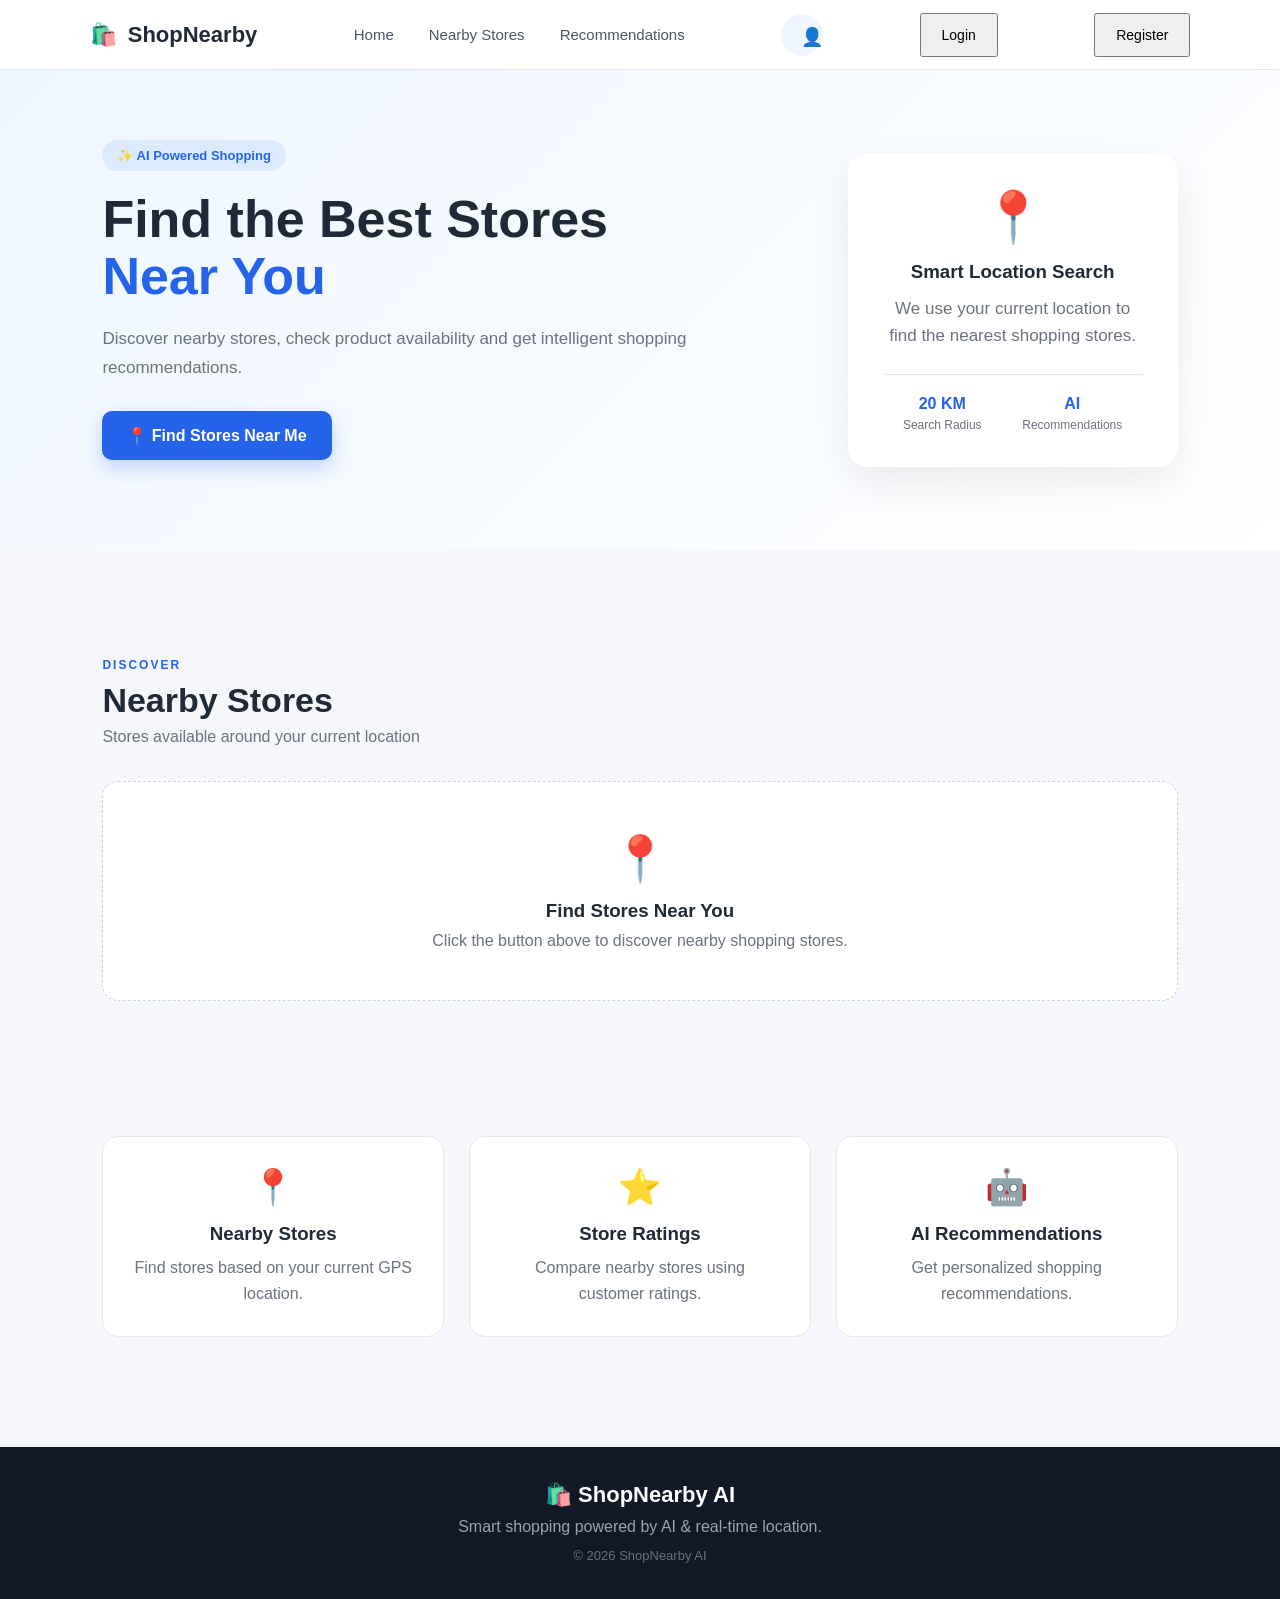
<file: frontend/index.html>
<!DOCTYPE html>
<html lang="en">
<head>
    <meta charset="UTF-8">
    <meta name="viewport" content="width=device-width, initial-scale=1.0">

    <title>ShopNearby AI</title>

    <link rel="stylesheet" href="style.css">
</head>

<body>

    <!-- Navigation Bar -->
    <nav class="navbar">

        <div class="logo">
            🛍️ <span>ShopNearby</span>
        </div>

        <div class="nav-links">
            <a href="#">Home</a>
            <a href="#">Nearby Stores</a>
            <a href="#">Recommendations</a>
        </div>

        <button class="profile-btn">
            👤
        </button>
        <button onclick="showLogin()">Login</button>
        <button onclick="showRegister()">Register</button>

    </nav>


    <!-- Hero Section -->
    <section class="hero">

        <div class="hero-content">

            <span class="badge">
                ✨ AI Powered Shopping
            </span>

            <h1>
                Find the Best Stores<br>
                <span>Near You</span>
            </h1>

            <p>
                Discover nearby stores, check product availability
                and get intelligent shopping recommendations.
            </p>

            <button class="location-btn" onclick="findNearbyStores()">
                📍 Find Stores Near Me
            </button>

            <div id="location"></div>

        </div>


        <div class="hero-card">

            <div class="map-icon">
                📍
            </div>

            <h3>Smart Location Search</h3>

            <p>
                We use your current location to find
                the nearest shopping stores.
            </p>

            <div class="mini-stats">

                <div>
                    <strong>20 KM</strong>
                    <span>Search Radius</span>
                </div>

                <div>
                    <strong>AI</strong>
                    <span>Recommendations</span>
                </div>

            </div>

        </div>

    </section>


    <!-- Nearby Stores Section -->
    <section class="stores-section">

        <div class="section-header">

            <div>
                <span class="section-label">
                    DISCOVER
                </span>

                <h2>Nearby Stores</h2>

                <p>
                    Stores available around your current location
                </p>
            </div>

        </div>


        <!-- Store Results -->
        <div id="result" class="store-grid">

            <div class="empty-state">

                <div class="empty-icon">
                    📍
                </div>

                <h3>Find Stores Near You</h3>

                <p>
                    Click the button above to discover
                    nearby shopping stores.
                </p>

            </div>

        </div>

    </section>


    <!-- Features -->
    <section class="features">

        <div class="feature-card">

            <div class="feature-icon">
                📍
            </div>

            <h3>Nearby Stores</h3>

            <p>
                Find stores based on your current GPS location.
            </p>

        </div>


        <div class="feature-card">

            <div class="feature-icon">
                ⭐
            </div>

            <h3>Store Ratings</h3>

            <p>
                Compare nearby stores using customer ratings.
            </p>

        </div>


        <div class="feature-card">

            <div class="feature-icon">
                🤖
            </div>

            <h3>AI Recommendations</h3>

            <p>
                Get personalized shopping recommendations.
            </p>

        </div>

    </section>


    <!-- Footer -->
    <footer>

        <div class="logo">
            🛍️ ShopNearby AI
        </div>

        <p>
            Smart shopping powered by AI & real-time location.
        </p>

        <span>
            © 2026 ShopNearby AI
        </span>

    </footer>


    <script src="script.js"></script>

</body>
</html>
</file>
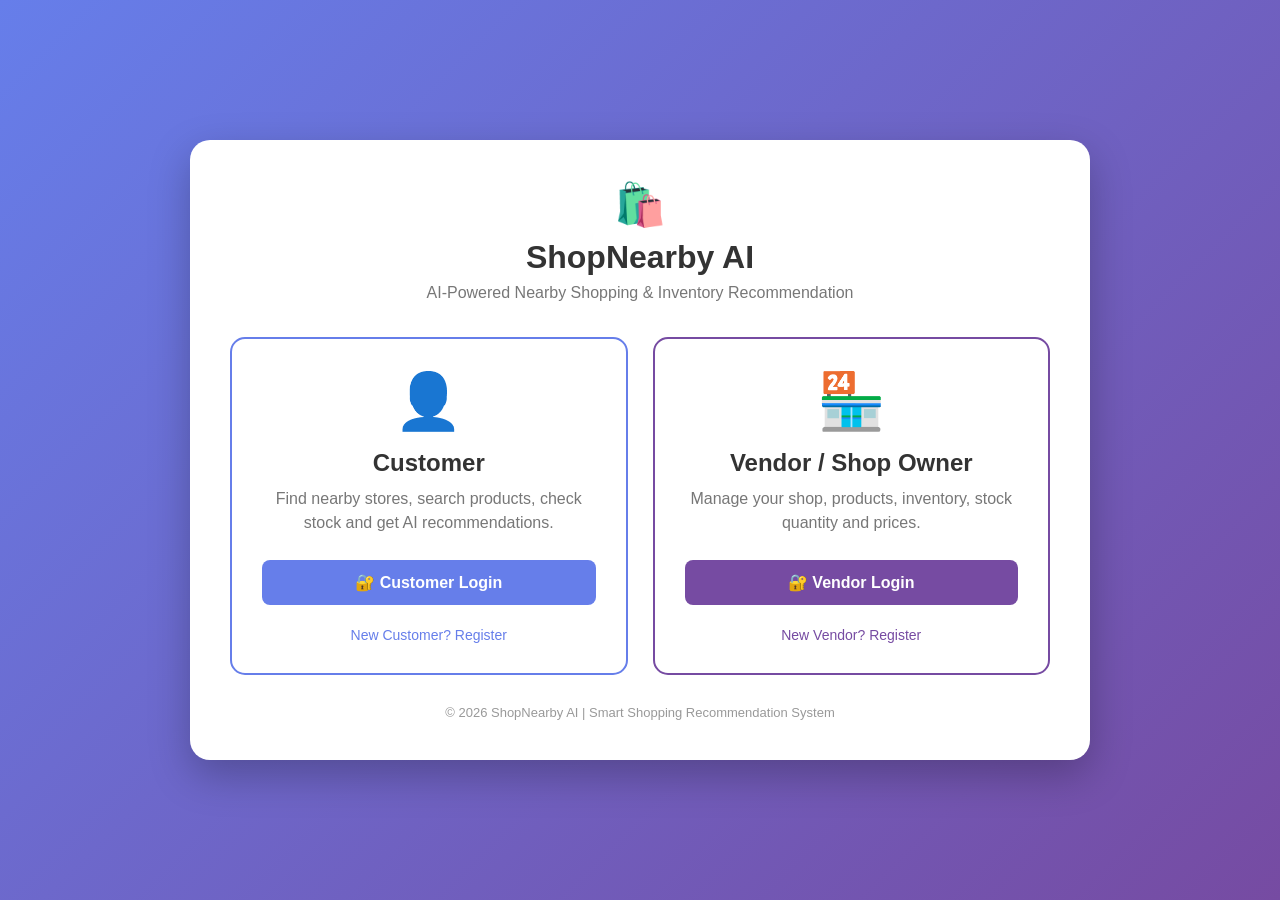
<file: frontend/login.html>
<!DOCTYPE html>
<html lang="en">
<head>
    <meta charset="UTF-8">
    <meta name="viewport" content="width=device-width, initial-scale=1.0">

    <title>ShopNearby AI - Login</title>

    <style>
        * {
            margin: 0;
            padding: 0;
            box-sizing: border-box;
        }

        body {
            font-family: Arial, sans-serif;
            min-height: 100vh;
            background: linear-gradient(135deg, #667eea, #764ba2);
            display: flex;
            justify-content: center;
            align-items: center;
        }

        .login-container {
            width: 900px;
            max-width: 95%;
            background: white;
            border-radius: 20px;
            padding: 40px;
            box-shadow: 0 15px 40px rgba(0, 0, 0, 0.25);
        }

        .logo-section {
            text-align: center;
            margin-bottom: 35px;
        }

        .logo {
            font-size: 42px;
            margin-bottom: 10px;
        }

        .logo-section h1 {
            color: #333;
            font-size: 32px;
            margin-bottom: 8px;
        }

        .logo-section p {
            color: #777;
            font-size: 16px;
        }

        .login-options {
            display: grid;
            grid-template-columns: 1fr 1fr;
            gap: 25px;
        }

        .login-card {
            border: 2px solid #eee;
            border-radius: 15px;
            padding: 30px;
            text-align: center;
            transition: 0.3s;
        }

        .login-card:hover {
            transform: translateY(-5px);
            box-shadow: 0 10px 25px rgba(0, 0, 0, 0.12);
        }

        .customer-card {
            border-color: #667eea;
        }

        .vendor-card {
            border-color: #764ba2;
        }

        .card-icon {
            font-size: 55px;
            margin-bottom: 15px;
        }

        .login-card h2 {
            color: #333;
            margin-bottom: 10px;
        }

        .login-card p {
            color: #777;
            margin-bottom: 25px;
            line-height: 1.5;
        }

        .login-btn {
            width: 100%;
            padding: 13px;
            border: none;
            border-radius: 8px;
            color: white;
            font-size: 16px;
            font-weight: bold;
            cursor: pointer;
            margin-bottom: 12px;
        }

        .customer-btn {
            background: #667eea;
        }

        .customer-btn:hover {
            background: #5568d8;
        }

        .vendor-btn {
            background: #764ba2;
        }

        .vendor-btn:hover {
            background: #653b8f;
        }

        .register-link {
            display: block;
            text-decoration: none;
            font-size: 14px;
            margin-top: 10px;
        }

        .customer-link {
            color: #667eea;
        }

        .vendor-link {
            color: #764ba2;
        }

        .footer-text {
            text-align: center;
            margin-top: 30px;
            color: #999;
            font-size: 13px;
        }

        @media (max-width: 700px) {
            .login-options {
                grid-template-columns: 1fr;
            }

            .login-container {
                padding: 25px;
            }

            .logo-section h1 {
                font-size: 26px;
            }
        }
    </style>
</head>

<body>

    <div class="login-container">

        <!-- Logo -->
        <div class="logo-section">
            <div class="logo">🛍️</div>

            <h1>ShopNearby AI</h1>

            <p>
                AI-Powered Nearby Shopping & Inventory Recommendation
            </p>
        </div>


        <!-- Customer / Vendor -->
        <div class="login-options">

            <!-- Customer -->
            <div class="login-card customer-card">

                <div class="card-icon">
                    👤
                </div>

                <h2>Customer</h2>

                <p>
                    Find nearby stores, search products,
                    check stock and get AI recommendations.
                </p>

                <button
                    class="login-btn customer-btn"
                    onclick="window.location.href='/customer-login'">
                    🔐 Customer Login
                </button>

                <a
                    href="/customer-register"
                    class="register-link customer-link">
                    New Customer? Register
                </a>

            </div>


            <!-- Vendor -->
            <div class="login-card vendor-card">

                <div class="card-icon">
                    🏪
                </div>

                <h2>Vendor / Shop Owner</h2>

                <p>
                    Manage your shop, products, inventory,
                    stock quantity and prices.
                </p>

                <button
                    class="login-btn vendor-btn"
                    onclick="window.location.href='/vendor-login'">
                    🔐 Vendor Login
                </button>

                <a
                    href="/vendor-register"
                    class="register-link vendor-link">
                    New Vendor? Register
                </a>

            </div>

        </div>


        <div class="footer-text">
            © 2026 ShopNearby AI | Smart Shopping Recommendation System
        </div>

    </div>

</body>
</html>
</file>
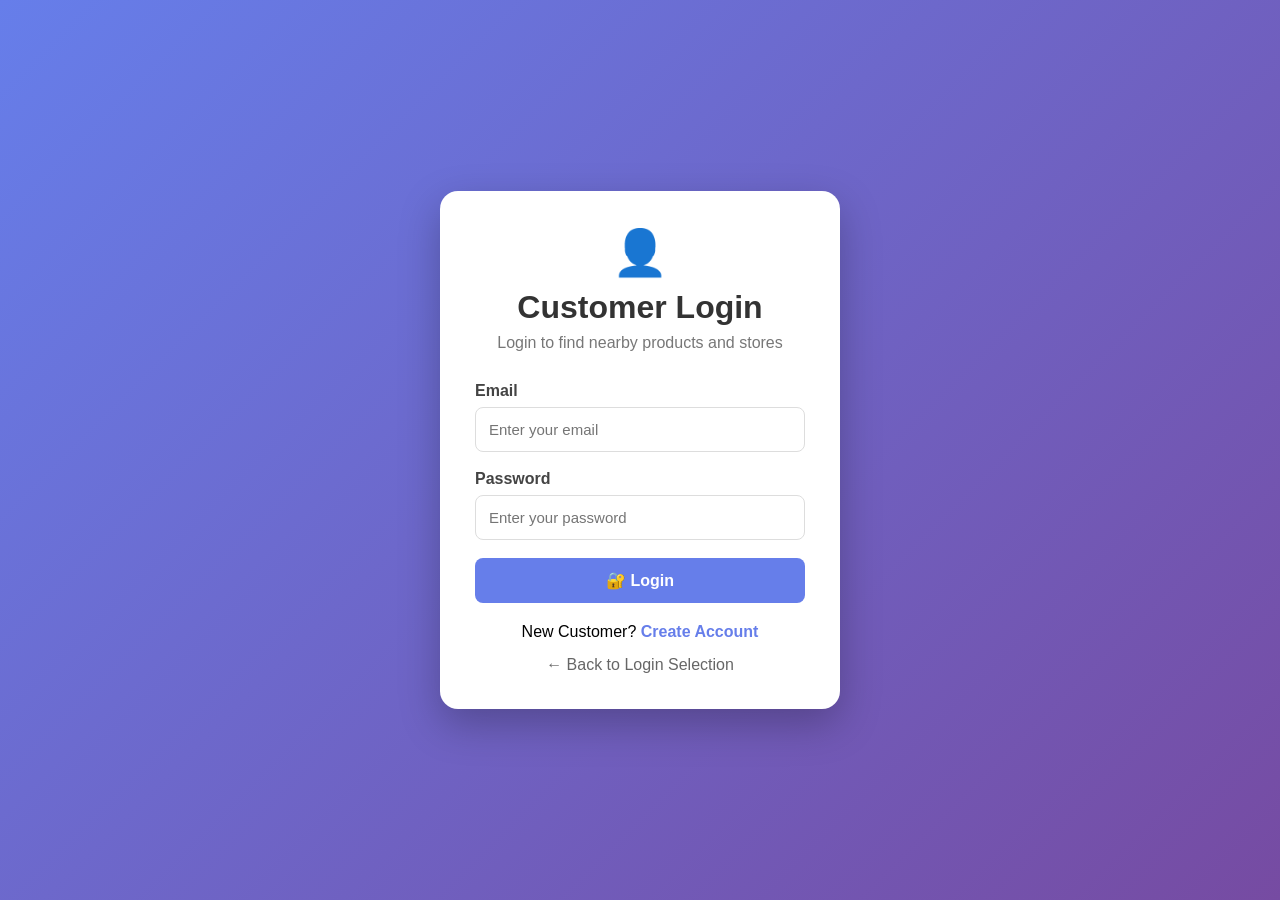
<file: backend/templates/customer_login.html>
<!DOCTYPE html>
<html lang="en">

<head>
    <meta charset="UTF-8">
    <meta name="viewport" content="width=device-width, initial-scale=1.0">

    <title>Customer Login - ShopNearby AI</title>

    <style>
        * {
            margin: 0;
            padding: 0;
            box-sizing: border-box;
        }

        body {
            min-height: 100vh;
            font-family: Arial, sans-serif;
            background: linear-gradient(135deg, #667eea, #764ba2);

            display: flex;
            justify-content: center;
            align-items: center;
        }

        .login-box {
            width: 400px;
            max-width: 90%;
            background: white;
            padding: 35px;
            border-radius: 18px;

            box-shadow: 0 15px 40px rgba(0, 0, 0, 0.25);
        }

        .logo {
            text-align: center;
            font-size: 45px;
            margin-bottom: 10px;
        }

        h1 {
            text-align: center;
            color: #333;
            margin-bottom: 8px;
        }

        .subtitle {
            text-align: center;
            color: #777;
            margin-bottom: 30px;
        }

        label {
            display: block;
            margin-bottom: 7px;
            color: #444;
            font-weight: bold;
        }

        input {
            width: 100%;
            padding: 13px;
            border: 1px solid #ddd;
            border-radius: 8px;
            margin-bottom: 18px;
            font-size: 15px;
            outline: none;
        }

        input:focus {
            border-color: #667eea;
        }

        .login-btn {
            width: 100%;
            padding: 13px;
            border: none;
            border-radius: 8px;

            background: #667eea;
            color: white;

            font-size: 16px;
            font-weight: bold;
            cursor: pointer;
        }

        .login-btn:hover {
            background: #5568d8;
        }

        .register {
            text-align: center;
            margin-top: 20px;
        }

        .register a {
            color: #667eea;
            text-decoration: none;
            font-weight: bold;
        }

        .back {
            text-align: center;
            margin-top: 15px;
        }

        .back a {
            color: #666;
            text-decoration: none;
        }

        #message {
            text-align: center;
            margin-bottom: 15px;
            font-size: 14px;
        }

        .error {
            color: red;
        }

        .success {
            color: green;
        }
    </style>
</head>

<body>

    <div class="login-box">

        <div class="logo">
            👤
        </div>

        <h1>Customer Login</h1>

        <p class="subtitle">
            Login to find nearby products and stores
        </p>

        <div id="message"></div>

        <form onsubmit="customerLogin(event)">

            <label>Email</label>

            <input
                type="email"
                id="email"
                placeholder="Enter your email"
                required
            >

            <label>Password</label>

            <input
                type="password"
                id="password"
                placeholder="Enter your password"
                required
            >

            <button type="submit" class="login-btn">
                🔐 Login
            </button>

        </form>

        <div class="register">
            New Customer?
            <a href="/customer-register">
                Create Account
            </a>
        </div>

        <div class="back">
            <a href="/">
                ← Back to Login Selection
            </a>
        </div>

    </div>


    <script>

        async function customerLogin(event) {

            event.preventDefault();

            const email =
                document.getElementById("email").value.trim();

            const password =
                document.getElementById("password").value;

            const message =
                document.getElementById("message");

            message.innerHTML = "";

            try {

                const response = await fetch("/login", {

                    method: "POST",

                    headers: {
                        "Content-Type": "application/json"
                    },

                    body: JSON.stringify({
                        email: email,
                        password: password,
                        role: "customer"
                    })

                });

                const data = await response.json();

                if (response.ok) {

                    message.className = "success";

                    message.innerHTML =
                        "✅ Login successful!";

                    setTimeout(() => {

                        window.location.href =
                            "/customer-dashboard";

                    }, 500);

                } else {

                    message.className = "error";

                    message.innerHTML =
                        "❌ " + (data.error || "Login failed");

                }

            } catch (error) {

                message.className = "error";

                message.innerHTML =
                    "❌ Server connection error.";

                console.error(error);
            }
        }

    </script>

</body>

</html>
</file>
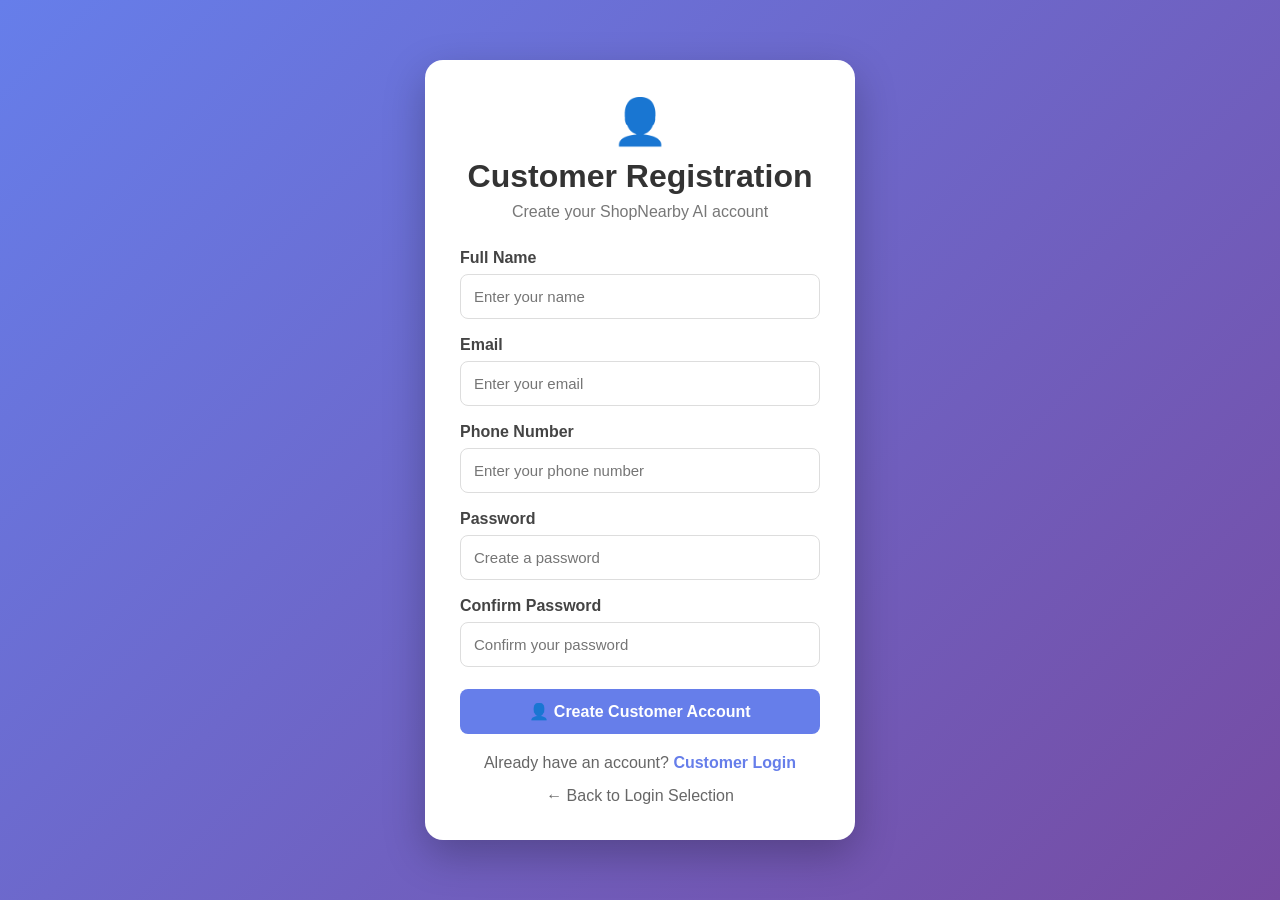
<file: backend/templates/customer_register.html>
<!DOCTYPE html>
<html lang="en">

<head>
    <meta charset="UTF-8">
    <meta name="viewport" content="width=device-width, initial-scale=1.0">

    <title>Customer Registration - ShopNearby AI</title>

    <style>
        * {
            margin: 0;
            padding: 0;
            box-sizing: border-box;
        }

        body {
            min-height: 100vh;
            font-family: Arial, sans-serif;
            background: linear-gradient(135deg, #667eea, #764ba2);

            display: flex;
            justify-content: center;
            align-items: center;

            padding: 30px 0;
        }

        .register-box {
            width: 430px;
            max-width: 92%;

            background: white;

            padding: 35px;

            border-radius: 18px;

            box-shadow:
                0 15px 40px rgba(0, 0, 0, 0.25);
        }

        .logo {
            text-align: center;
            font-size: 45px;
            margin-bottom: 10px;
        }

        h1 {
            text-align: center;
            color: #333;
            margin-bottom: 8px;
        }

        .subtitle {
            text-align: center;
            color: #777;
            margin-bottom: 28px;
        }

        .form-group {
            margin-bottom: 17px;
        }

        label {
            display: block;

            margin-bottom: 7px;

            color: #444;

            font-weight: bold;
        }

        input {
            width: 100%;

            padding: 13px;

            border: 1px solid #ddd;

            border-radius: 8px;

            font-size: 15px;

            outline: none;
        }

        input:focus {
            border-color: #667eea;
        }

        .register-btn {
            width: 100%;

            padding: 13px;

            border: none;

            border-radius: 8px;

            background: #667eea;

            color: white;

            font-size: 16px;

            font-weight: bold;

            cursor: pointer;

            margin-top: 5px;
        }

        .register-btn:hover {
            background: #5568d8;
        }

        .login-link {
            text-align: center;

            margin-top: 20px;

            color: #666;
        }

        .login-link a {
            color: #667eea;

            text-decoration: none;

            font-weight: bold;
        }

        .back {
            text-align: center;

            margin-top: 15px;
        }

        .back a {
            color: #666;

            text-decoration: none;
        }

        #message {
            text-align: center;

            margin-bottom: 15px;

            font-size: 14px;
        }

        .error {
            color: red;
        }

        .success {
            color: green;
        }
    </style>

</head>

<body>

    <div class="register-box">

        <div class="logo">
            👤
        </div>

        <h1>Customer Registration</h1>

        <p class="subtitle">
            Create your ShopNearby AI account
        </p>


        <div id="message"></div>


        <form onsubmit="customerRegister(event)">

            <!-- Name -->
            <div class="form-group">

                <label for="name">
                    Full Name
                </label>

                <input
                    type="text"
                    id="name"
                    placeholder="Enter your name"
                    required
                >

            </div>


            <!-- Email -->
            <div class="form-group">

                <label for="email">
                    Email
                </label>

                <input
                    type="email"
                    id="email"
                    placeholder="Enter your email"
                    required
                >

            </div>


            <!-- Phone -->
            <div class="form-group">

                <label for="phone">
                    Phone Number
                </label>

                <input
                    type="tel"
                    id="phone"
                    placeholder="Enter your phone number"
                    maxlength="15"
                    required
                >

            </div>


            <!-- Password -->
            <div class="form-group">

                <label for="password">
                    Password
                </label>

                <input
                    type="password"
                    id="password"
                    placeholder="Create a password"
                    minlength="6"
                    required
                >

            </div>


            <!-- Confirm Password -->
            <div class="form-group">

                <label for="confirmPassword">
                    Confirm Password
                </label>

                <input
                    type="password"
                    id="confirmPassword"
                    placeholder="Confirm your password"
                    minlength="6"
                    required
                >

            </div>


            <button
                type="submit"
                class="register-btn">

                👤 Create Customer Account

            </button>

        </form>


        <div class="login-link">

            Already have an account?

            <a href="/customer-login">
                Customer Login
            </a>

        </div>


        <div class="back">

            <a href="/">
                ← Back to Login Selection
            </a>

        </div>

    </div>


    <script>

        async function customerRegister(event) {

            event.preventDefault();


            const name =
                document.getElementById("name").value.trim();

            const email =
                document.getElementById("email").value.trim();

            const phone =
                document.getElementById("phone").value.trim();

            const password =
                document.getElementById("password").value;

            const confirmPassword =
                document.getElementById("confirmPassword").value;

            const message =
                document.getElementById("message");


            message.innerHTML = "";


            // Check password
            if (password !== confirmPassword) {

                message.className = "error";

                message.innerHTML =
                    "❌ Passwords do not match.";

                return;
            }


            try {

                const response = await fetch("/register", {

                    method: "POST",

                    headers: {
                        "Content-Type": "application/json"
                    },

                    body: JSON.stringify({

                        name: name,

                        email: email,

                        phone: phone,

                        password: password,

                        role: "customer"

                    })

                });


                const data = await response.json();


                if (response.ok) {

                    message.className = "success";

                    message.innerHTML =
                        "✅ Registration successful!";


                    setTimeout(() => {

                        window.location.href =
                            "/customer-login";

                    }, 1000);

                }

                else {

                    message.className = "error";

                    message.innerHTML =
                        "❌ " +
                        (data.error ||
                         "Registration failed.");

                }

            }

            catch (error) {

                console.error(error);

                message.className = "error";

                message.innerHTML =
                    "❌ Server connection error.";

            }

        }

    </script>

</body>

</html>
</file>
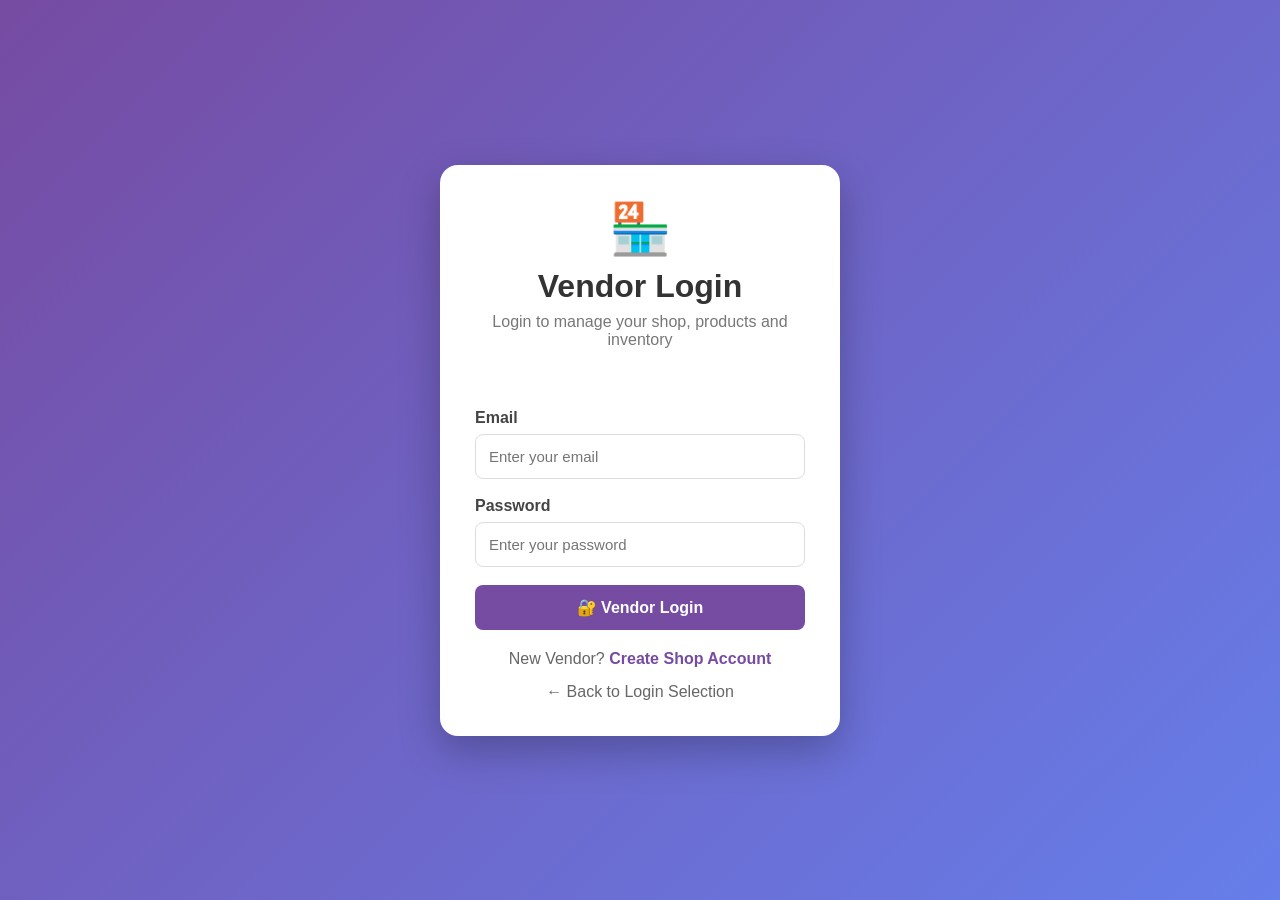
<file: backend/templates/vendor_login.html>
<!DOCTYPE html>
<html lang="en">

<head>

    <meta charset="UTF-8">

    <meta name="viewport"
          content="width=device-width, initial-scale=1.0">

    <title>Vendor Login - ShopNearby AI</title>

    <style>

        * {
            margin: 0;
            padding: 0;
            box-sizing: border-box;
        }

        body {

            min-height: 100vh;

            font-family: Arial, sans-serif;

            background: linear-gradient(
                135deg,
                #764ba2,
                #667eea
            );

            display: flex;
            justify-content: center;
            align-items: center;

        }

        .login-box {

            width: 400px;
            max-width: 90%;

            background: white;

            padding: 35px;

            border-radius: 18px;

            box-shadow:
                0 15px 40px
                rgba(0, 0, 0, 0.25);

        }

        .logo {

            text-align: center;

            font-size: 50px;

            margin-bottom: 10px;

        }

        h1 {

            text-align: center;

            color: #333;

            margin-bottom: 8px;

        }

        .subtitle {

            text-align: center;

            color: #777;

            margin-bottom: 25px;

        }

        .form-group {

            margin-bottom: 18px;

        }

        label {

            display: block;

            margin-bottom: 7px;

            font-weight: bold;

            color: #444;

        }

        input {

            width: 100%;

            padding: 13px;

            border: 1px solid #ddd;

            border-radius: 8px;

            font-size: 15px;

        }

        input:focus {

            outline: none;

            border-color: #764ba2;

        }

        button {

            width: 100%;

            padding: 13px;

            border: none;

            border-radius: 8px;

            background: #764ba2;

            color: white;

            font-size: 16px;

            font-weight: bold;

            cursor: pointer;

        }

        button:hover {

            background: #653b8f;

        }

        button:disabled {

            background: #999;

            cursor: not-allowed;

        }

        #message {

            text-align: center;

            margin-bottom: 15px;

            min-height: 20px;

        }

        .success {

            color: green;

        }

        .error {

            color: red;

        }

        .register {

            text-align: center;

            margin-top: 20px;

            color: #666;

        }

        .register a {

            color: #764ba2;

            text-decoration: none;

            font-weight: bold;

        }

        .back {

            text-align: center;

            margin-top: 15px;

        }

        .back a {

            color: #666;

            text-decoration: none;

        }

    </style>

</head>


<body>


<div class="login-box">


    <div class="logo">

        🏪

    </div>


    <h1>

        Vendor Login

    </h1>


    <p class="subtitle">

        Login to manage your shop,
        products and inventory

    </p>


    <div id="message"></div>


    <form id="vendorLoginForm">


        <div class="form-group">

            <label for="email">

                Email

            </label>

            <input
                type="email"
                id="email"
                placeholder="Enter your email"
                required
            >

        </div>


        <div class="form-group">

            <label for="password">

                Password

            </label>

            <input
                type="password"
                id="password"
                placeholder="Enter your password"
                required
            >

        </div>


        <button
            type="submit"
            id="loginButton">

            🔐 Vendor Login

        </button>


    </form>


    <div class="register">

        New Vendor?

        <a href="/vendor-register">

            Create Shop Account

        </a>

    </div>


    <div class="back">

        <a href="/">

            ← Back to Login Selection

        </a>

    </div>


</div>



<script>

document
.getElementById("vendorLoginForm")
.addEventListener("submit", async function(event) {

    event.preventDefault();


    const email =
        document
        .getElementById("email")
        .value
        .trim();


    const password =
        document
        .getElementById("password")
        .value;


    const message =
        document
        .getElementById("message");


    const button =
        document
        .getElementById("loginButton");


    button.disabled = true;

    button.innerHTML =
        "🔄 Logging in...";


    message.className = "";

    message.innerHTML =
        "Please wait...";


    try {


        const response =
            await fetch("/login", {

                method: "POST",

                credentials: "include",

                headers: {

                    "Content-Type":
                        "application/json"

                },

                body: JSON.stringify({

                    email: email,

                    password: password,

                    role: "vendor"

                })

            });


        const data =
            await response.json();


        console.log(
            "LOGIN RESPONSE:",
            data
        );


        if (
            response.ok &&
            data.success
        ) {


            message.className =
                "success";


            message.innerHTML =
                "✅ Login successful!";


            /*
             * IMPORTANT:
             * Directly move to dashboard.
             */

            window.location.href =
                "/vendor-dashboard";


            return;

        }


        message.className =
            "error";


        message.innerHTML =
            "❌ " +
            (
                data.error ||
                "Login failed"
            );


        button.disabled = false;

        button.innerHTML =
            "🔐 Vendor Login";

    }


    catch(error) {


        console.error(
            "LOGIN ERROR:",
            error
        );


        message.className =
            "error";


        message.innerHTML =
            "❌ Server connection error";


        button.disabled = false;

        button.innerHTML =
            "🔐 Vendor Login";

    }

});

</script>


</body>

</html>
</file>
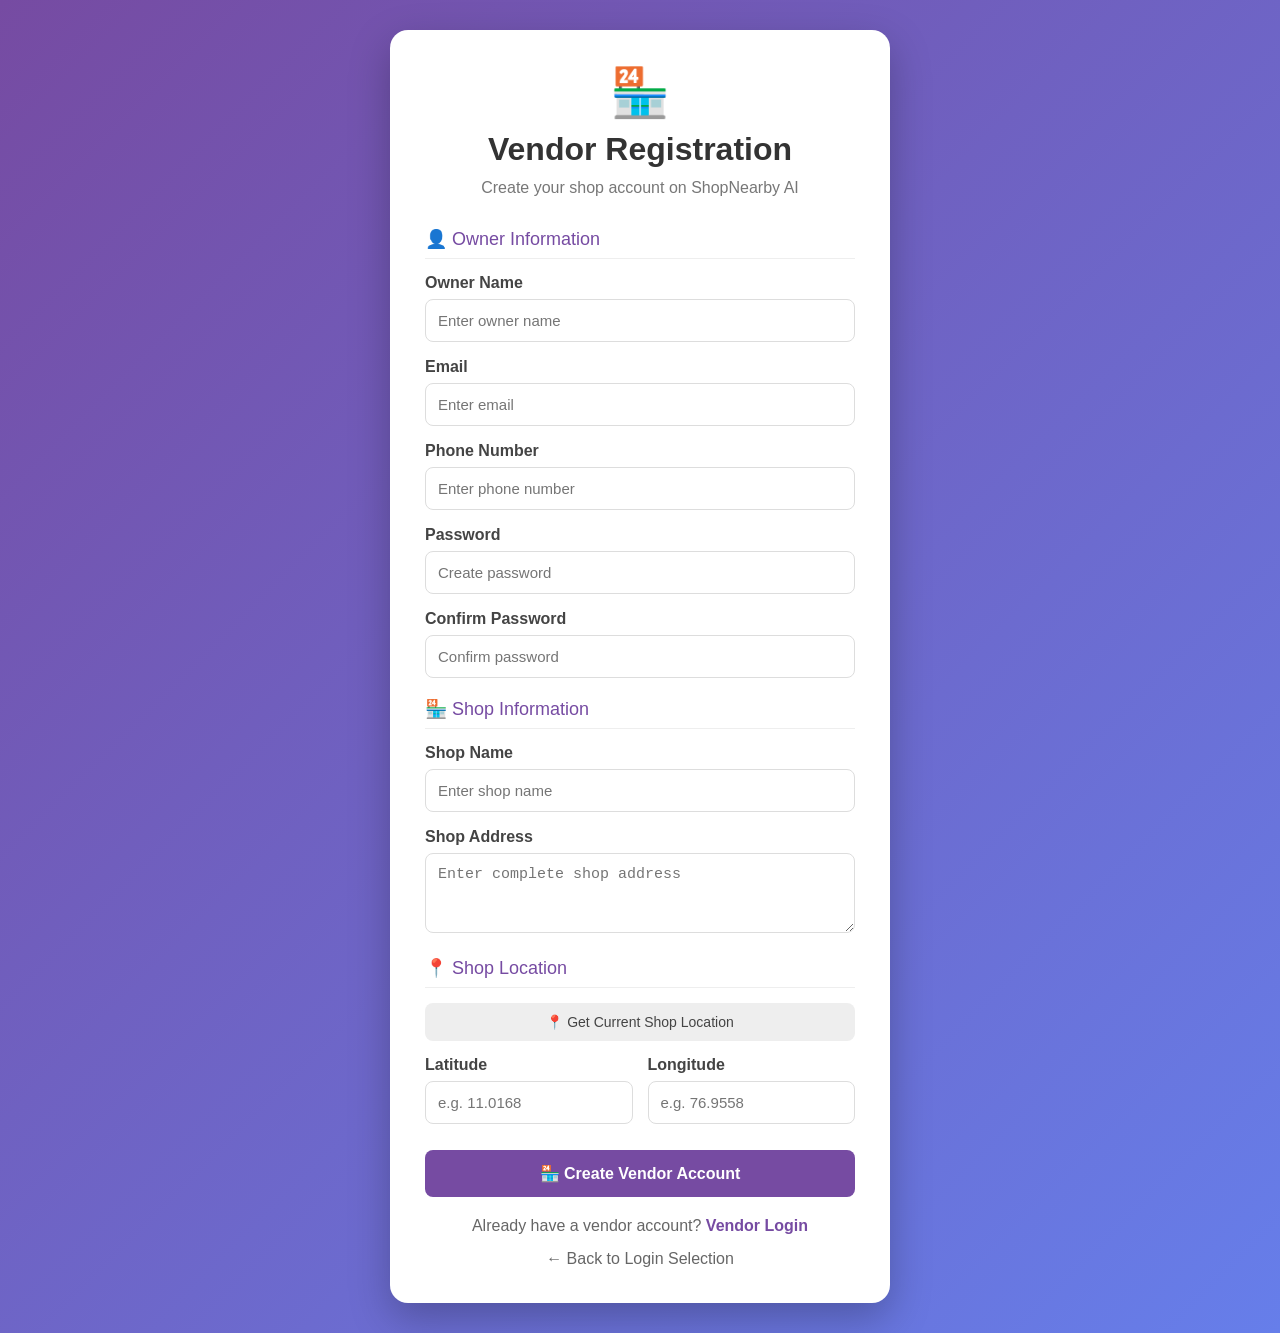
<file: backend/templates/vendor_register.html>
<!DOCTYPE html>
<html lang="en">

<head>
    <meta charset="UTF-8">
    <meta name="viewport" content="width=device-width, initial-scale=1.0">

    <title>Vendor Registration - ShopNearby AI</title>

    <style>

        * {
            margin: 0;
            padding: 0;
            box-sizing: border-box;
        }

        body {
            min-height: 100vh;
            font-family: Arial, sans-serif;

            background: linear-gradient(135deg, #764ba2, #667eea);

            display: flex;
            justify-content: center;
            align-items: center;

            padding: 30px 0;
        }

        .register-box {
            width: 500px;
            max-width: 92%;

            background: white;

            padding: 35px;

            border-radius: 18px;

            box-shadow:
                0 15px 40px rgba(0, 0, 0, 0.25);
        }

        .logo {
            text-align: center;
            font-size: 48px;
            margin-bottom: 10px;
        }

        h1 {
            text-align: center;
            color: #333;
            margin-bottom: 8px;
        }

        .subtitle {
            text-align: center;
            color: #777;
            margin-bottom: 28px;
            line-height: 1.5;
        }

        .section-title {
            font-size: 18px;
            color: #764ba2;

            margin-top: 20px;
            margin-bottom: 15px;

            padding-bottom: 8px;

            border-bottom: 1px solid #eee;
        }

        .form-group {
            margin-bottom: 16px;
        }

        label {
            display: block;

            margin-bottom: 7px;

            color: #444;

            font-weight: bold;
        }

        input,
        textarea {
            width: 100%;

            padding: 12px;

            border: 1px solid #ddd;

            border-radius: 8px;

            font-size: 15px;

            outline: none;
        }

        input:focus,
        textarea:focus {
            border-color: #764ba2;
        }

        textarea {
            height: 80px;
            resize: vertical;
        }

        .location-row {
            display: grid;

            grid-template-columns: 1fr 1fr;

            gap: 15px;
        }

        .location-btn {
            width: 100%;

            padding: 11px;

            margin-bottom: 15px;

            border: none;

            border-radius: 8px;

            background: #eee;

            color: #444;

            font-size: 14px;

            cursor: pointer;
        }

        .location-btn:hover {
            background: #ddd;
        }

        .register-btn {
            width: 100%;

            padding: 14px;

            margin-top: 10px;

            border: none;

            border-radius: 8px;

            background: #764ba2;

            color: white;

            font-size: 16px;

            font-weight: bold;

            cursor: pointer;
        }

        .register-btn:hover {
            background: #653b8f;
        }

        .login-link {
            text-align: center;

            margin-top: 20px;

            color: #666;
        }

        .login-link a {
            color: #764ba2;

            text-decoration: none;

            font-weight: bold;
        }

        .back {
            text-align: center;

            margin-top: 15px;
        }

        .back a {
            color: #666;

            text-decoration: none;
        }

        #message {
            text-align: center;

            margin-bottom: 15px;

            font-size: 14px;
        }

        .error {
            color: red;
        }

        .success {
            color: green;
        }

        @media (max-width: 550px) {

            .location-row {
                grid-template-columns: 1fr;
            }

        }

    </style>

</head>


<body>


<div class="register-box">

    <div class="logo">
        🏪
    </div>


    <h1>Vendor Registration</h1>


    <p class="subtitle">
        Create your shop account on ShopNearby AI
    </p>


    <div id="message"></div>


    <form onsubmit="vendorRegister(event)">


        <!-- ========================= -->
        <!-- OWNER INFORMATION -->
        <!-- ========================= -->

        <div class="section-title">
            👤 Owner Information
        </div>


        <div class="form-group">

            <label for="ownerName">
                Owner Name
            </label>

            <input
                type="text"
                id="ownerName"
                placeholder="Enter owner name"
                required
            >

        </div>


        <div class="form-group">

            <label for="email">
                Email
            </label>

            <input
                type="email"
                id="email"
                placeholder="Enter email"
                required
            >

        </div>


        <div class="form-group">

            <label for="phone">
                Phone Number
            </label>

            <input
                type="tel"
                id="phone"
                placeholder="Enter phone number"
                maxlength="15"
                required
            >

        </div>


        <div class="form-group">

            <label for="password">
                Password
            </label>

            <input
                type="password"
                id="password"
                placeholder="Create password"
                minlength="6"
                required
            >

        </div>


        <div class="form-group">

            <label for="confirmPassword">
                Confirm Password
            </label>

            <input
                type="password"
                id="confirmPassword"
                placeholder="Confirm password"
                minlength="6"
                required
            >

        </div>


        <!-- ========================= -->
        <!-- SHOP INFORMATION -->
        <!-- ========================= -->

        <div class="section-title">
            🏪 Shop Information
        </div>


        <div class="form-group">

            <label for="shopName">
                Shop Name
            </label>

            <input
                type="text"
                id="shopName"
                placeholder="Enter shop name"
                required
            >

        </div>


        <div class="form-group">

            <label for="address">
                Shop Address
            </label>

            <textarea
                id="address"
                placeholder="Enter complete shop address"
                required
            ></textarea>

        </div>


        <!-- ========================= -->
        <!-- LOCATION -->
        <!-- ========================= -->

        <div class="section-title">
            📍 Shop Location
        </div>


        <button
            type="button"
            class="location-btn"
            onclick="getShopLocation()">

            📍 Get Current Shop Location

        </button>


        <div class="location-row">


            <div class="form-group">

                <label for="latitude">
                    Latitude
                </label>

                <input
                    type="number"
                    id="latitude"
                    step="any"
                    placeholder="e.g. 11.0168"
                    required
                >

            </div>


            <div class="form-group">

                <label for="longitude">
                    Longitude
                </label>

                <input
                    type="number"
                    id="longitude"
                    step="any"
                    placeholder="e.g. 76.9558"
                    required
                >

            </div>


        </div>


        <button
            type="submit"
            class="register-btn">

            🏪 Create Vendor Account

        </button>


    </form>


    <div class="login-link">

        Already have a vendor account?

        <a href="/vendor-login">
            Vendor Login
        </a>

    </div>


    <div class="back">

        <a href="/">
            ← Back to Login Selection
        </a>

    </div>


</div>



<script>


// ========================================
// GET SHOP LOCATION
// ========================================

function getShopLocation() {

    if (!navigator.geolocation) {

        alert(
            "❌ Geolocation is not supported by your browser."
        );

        return;
    }


    navigator.geolocation.getCurrentPosition(

        function(position) {

            const latitude =
                position.coords.latitude;

            const longitude =
                position.coords.longitude;


            document.getElementById("latitude").value =
                latitude.toFixed(6);


            document.getElementById("longitude").value =
                longitude.toFixed(6);


            alert(
                "✅ Shop location detected successfully!"
            );

        },


        function(error) {

            console.error(error);


            alert(
                "❌ Unable to get location. Please enter latitude and longitude manually."
            );

        }

    );

}



// ========================================
// VENDOR REGISTRATION
// ========================================

async function vendorRegister(event) {

    event.preventDefault();


    const ownerName =
        document
        .getElementById("ownerName")
        .value
        .trim();


    const email =
        document
        .getElementById("email")
        .value
        .trim();


    const phone =
        document
        .getElementById("phone")
        .value
        .trim();


    const password =
        document
        .getElementById("password")
        .value;


    const confirmPassword =
        document
        .getElementById("confirmPassword")
        .value;


    const shopName =
        document
        .getElementById("shopName")
        .value
        .trim();


    const address =
        document
        .getElementById("address")
        .value
        .trim();


    const latitude =
        document
        .getElementById("latitude")
        .value;


    const longitude =
        document
        .getElementById("longitude")
        .value;


    const message =
        document.getElementById("message");


    message.innerHTML = "";



    // ========================================
    // PASSWORD CHECK
    // ========================================

    if (password !== confirmPassword) {

        message.className = "error";

        message.innerHTML =
            "❌ Passwords do not match.";

        return;
    }



    // ========================================
    // LOCATION CHECK
    // ========================================

    if (!latitude || !longitude) {

        message.className = "error";

        message.innerHTML =
            "❌ Please enter shop latitude and longitude.";

        return;
    }



    try {


        const response =
            await fetch("/register-vendor", {

                method: "POST",

                headers: {
                    "Content-Type": "application/json"
                },

                body: JSON.stringify({

                    name: ownerName,

                    email: email,

                    phone: phone,

                    password: password,

                    role: "vendor",

                    shop_name: shopName,

                    address: address,

                    latitude: latitude,

                    longitude: longitude

                })

            });



        const data =
            await response.json();



        if (response.ok) {

            message.className = "success";

            message.innerHTML =
                "✅ Vendor registration successful!";


            setTimeout(function() {

                window.location.href =
                    "/vendor-login";

            }, 1200);

        }

        else {

            message.className = "error";

            message.innerHTML =
                "❌ " +
                (
                    data.error ||
                    "Registration failed."
                );

        }


    }

    catch (error) {

        console.error(error);


        message.className = "error";

        message.innerHTML =
            "❌ Server connection error.";

    }

}

</script>


</body>

</html>
</file>
<file: frontend/style.css>
body {
    margin: 0;
    font-family: Arial, sans-serif;
    background-color: #f5f5f5;
}

.container {
    width: 90%;
    max-width: 1000px;
    margin: 30px auto;
    text-align: center;
}

h1 {
    margin-bottom: 20px;
}

button {
    padding: 12px 20px;
    font-size: 16px;
    cursor: pointer;
}

#location {
    margin: 20px 0;
    font-size: 16px;
}

#map {
    height: 500px;
    width: 100%;
    margin-top: 20px;
}
* {
    margin: 0;
    padding: 0;
    box-sizing: border-box;
}

body {
    font-family: Arial, sans-serif;
    background: #f5f7fb;
    color: #1f2937;
}

/* Navbar */

.navbar {
    height: 70px;
    background: white;
    display: flex;
    align-items: center;
    justify-content: space-between;
    padding: 0 7%;
    border-bottom: 1px solid #e5e7eb;
}

.logo {
    font-size: 22px;
    font-weight: bold;
}

.logo span {
    margin-left: 5px;
}

.nav-links {
    display: flex;
    gap: 35px;
}

.nav-links a {
    text-decoration: none;
    color: #4b5563;
    font-size: 15px;
}

.nav-links a:hover {
    color: #2563eb;
}

.profile-btn {
    border: none;
    background: #eff6ff;
    border-radius: 50%;
    width: 42px;
    height: 42px;
    cursor: pointer;
    font-size: 18px;
}


/* Hero */

.hero {
    min-height: 430px;
    padding: 70px 8%;
    display: flex;
    align-items: center;
    justify-content: space-between;
    gap: 60px;
    background: linear-gradient(135deg, #eef6ff, #ffffff);
}

.hero-content {
    max-width: 650px;
}

.badge {
    display: inline-block;
    background: #dbeafe;
    color: #2563eb;
    padding: 8px 15px;
    border-radius: 20px;
    font-size: 13px;
    font-weight: bold;
    margin-bottom: 20px;
}

.hero h1 {
    font-size: 52px;
    line-height: 1.1;
    margin-bottom: 20px;
}

.hero h1 span {
    color: #2563eb;
}

.hero p {
    color: #6b7280;
    font-size: 17px;
    line-height: 1.7;
    max-width: 600px;
}

.location-btn {
    margin-top: 28px;
    padding: 15px 25px;
    border: none;
    border-radius: 10px;
    background: #2563eb;
    color: white;
    font-size: 16px;
    font-weight: bold;
    cursor: pointer;
    box-shadow: 0 8px 20px rgba(37, 99, 235, 0.25);
}

.location-btn:hover {
    transform: translateY(-2px);
    background: #1d4ed8;
}

#location {
    margin-top: 15px;
    color: #4b5563;
}


/* Hero Card */

.hero-card {
    width: 330px;
    padding: 35px;
    background: white;
    border-radius: 20px;
    box-shadow: 0 15px 40px rgba(0, 0, 0, 0.08);
    text-align: center;
}

.map-icon {
    font-size: 50px;
    margin-bottom: 15px;
}

.hero-card h3 {
    margin-bottom: 12px;
}

.hero-card p {
    color: #6b7280;
    line-height: 1.6;
}

.mini-stats {
    display: flex;
    justify-content: space-around;
    margin-top: 25px;
    padding-top: 20px;
    border-top: 1px solid #e5e7eb;
}

.mini-stats div {
    display: flex;
    flex-direction: column;
    gap: 5px;
}

.mini-stats strong {
    color: #2563eb;
}

.mini-stats span {
    font-size: 12px;
    color: #6b7280;
}


/* Stores */

.stores-section {
    padding: 65px 8%;
}

.section-label {
    color: #2563eb;
    font-size: 12px;
    font-weight: bold;
    letter-spacing: 2px;
}

.section-header h2 {
    font-size: 34px;
    margin: 8px 0;
}

.section-header p {
    color: #6b7280;
}


/* Store Grid */

.store-grid {
    margin-top: 35px;
    display: grid;
    grid-template-columns: repeat(auto-fit, minmax(270px, 1fr));
    gap: 25px;
}


/* Store Card */

.store-card {
    background: white;
    border-radius: 16px;
    padding: 25px;
    border: 1px solid #e5e7eb;
    box-shadow: 0 8px 25px rgba(0, 0, 0, 0.05);
    transition: 0.3s;
}

.store-card:hover {
    transform: translateY(-6px);
    box-shadow: 0 15px 35px rgba(0, 0, 0, 0.1);
}

.store-icon {
    width: 55px;
    height: 55px;
    background: #eff6ff;
    border-radius: 12px;
    display: flex;
    align-items: center;
    justify-content: center;
    font-size: 27px;
    margin-bottom: 18px;
}

.store-card h3 {
    font-size: 20px;
    margin-bottom: 10px;
}

.store-address {
    color: #6b7280;
    font-size: 14px;
    margin-bottom: 15px;
}

.store-info {
    display: flex;
    justify-content: space-between;
    align-items: center;
}

.rating {
    color: #f59e0b;
    font-weight: bold;
}

.distance {
    color: #2563eb;
    font-weight: bold;
}


/* Empty State */

.empty-state {
    background: white;
    padding: 50px;
    border-radius: 16px;
    text-align: center;
    border: 1px dashed #cbd5e1;
    grid-column: 1 / -1;
}

.empty-icon {
    font-size: 45px;
    margin-bottom: 15px;
}

.empty-state h3 {
    margin-bottom: 10px;
}

.empty-state p {
    color: #6b7280;
}


/* Features */

.features {
    padding: 30px 8% 70px;
    display: grid;
    grid-template-columns: repeat(3, 1fr);
    gap: 25px;
}

.feature-card {
    background: white;
    padding: 30px;
    border-radius: 16px;
    text-align: center;
    border: 1px solid #e5e7eb;
}

.feature-icon {
    font-size: 35px;
    margin-bottom: 15px;
}

.feature-card h3 {
    margin-bottom: 10px;
}

.feature-card p {
    color: #6b7280;
    line-height: 1.6;
}


/* Footer */

footer {
    background: #111827;
    color: white;
    padding: 35px 8%;
    text-align: center;
}

footer p {
    color: #9ca3af;
    margin: 10px 0;
}

footer span {
    color: #6b7280;
    font-size: 13px;
}


/* Responsive */

@media (max-width: 800px) {

    .nav-links {
        display: none;
    }

    .hero {
        flex-direction: column;
        text-align: center;
    }

    .hero h1 {
        font-size: 40px;
    }

    .hero-card {
        width: 100%;
        max-width: 350px;
    }

    .features {
        grid-template-columns: 1fr;
    }
}
/* ================================
   DASHBOARD UI SIZE IMPROVEMENT
================================ */

main,
.dashboard-container {
    width: 100%;
    max-width: 1200px;
    margin: 0 auto;
    padding: 30px 20px;
    box-sizing: border-box;
}

/* Section headings */
section {
    margin-bottom: 40px;
}

/* Search section */
#productResults,
#productResult {
    width: 100%;
    max-width: 850px;
    margin: 20px auto;
}

/* Product cards */
.product-card {
    width: 100%;
    box-sizing: border-box;
    padding: 25px;
    border-radius: 16px;
    margin-bottom: 20px;
}

/* AI Recommendation section */
#recommendationResult {
    width: 100%;
    max-width: 900px;
    margin: 25px auto;
}

/* Recommendation card */
.recommendation-card {
    width: 100%;
    box-sizing: border-box;
    padding: 28px;
    border-radius: 18px;
    margin-bottom: 25px;
}

/* Rating section */
#store-rating-section {
    width: 100%;
    max-width: 850px;
    margin: 40px auto;
    box-sizing: border-box;
    padding: 30px;
}

/* Search input */
#productInput {
    width: 70%;
    max-width: 600px;
    min-width: 300px;
    padding: 13px 16px;
    font-size: 16px;
    border-radius: 10px;
    box-sizing: border-box;
}

/* Search button */
button {
    font-size: 14px;
}

/* Recommendation buttons */
.recommendation-card button {
    width: 100%;
    margin-top: 10px;
}

/* Better spacing */
.recommendation-card h3 {
    font-size: 22px;
    margin-bottom: 12px;
}

.recommendation-card p {
    font-size: 15px;
    line-height: 1.6;
}

/* AI score */
.ai-score {
    font-size: 18px;
    font-weight: 700;
}

/* Mobile responsive */
@media (max-width: 768px) {

    main,
    .dashboard-container {
        padding: 20px 12px;
    }

    #productInput {
        width: 100%;
        min-width: 0;
        margin-bottom: 10px;
    }

    #productResults,
    #productResult,
    #recommendationResult,
    #store-rating-section {
        width: 100%;
    }

    .product-card,
    .recommendation-card {
        padding: 20px;
    }
}

/* =====================================================
   TOP 3 AI RECOMMENDATION - PREMIUM UI
===================================================== */

/* Main recommendation area */
#recommendationResult {
    width: 100%;
    max-width: 950px;
    margin: 30px auto;
}


/* =====================================================
   TOP RECOMMENDATION HEADER
===================================================== */

.top-recommendation-header {
    text-align: center;
    margin-bottom: 28px;
    padding: 25px 20px;
    border-radius: 20px;
    background: linear-gradient(
        135deg,
        #eff6ff,
        #eef2ff
    );
    border: 1px solid #dbeafe;
}

.top-recommendation-header .recommendation-badge {
    display: inline-block;
    padding: 8px 16px;
    border-radius: 30px;
    background: #2563eb;
    color: white;
    font-size: 13px;
    font-weight: 700;
    letter-spacing: 0.3px;
    margin-bottom: 10px;
}

.top-recommendation-header h2 {
    margin: 5px 0 8px;
    font-size: 28px;
    font-weight: 800;
    color: #111827;
}

.top-recommendation-header p {
    margin: 0;
    color: #6b7280;
    font-size: 15px;
}


/* =====================================================
   RECOMMENDATION CARD
===================================================== */

.recommendation-card {
    position: relative;
    width: 100%;
    box-sizing: border-box;
    padding: 28px;
    margin-bottom: 28px;
    border-radius: 22px;
    background: #ffffff;
    border: 1px solid #e5e7eb;
    box-shadow:
        0 10px 30px rgba(0, 0, 0, 0.08);
    transition:
        transform 0.25s ease,
        box-shadow 0.25s ease;
}

.recommendation-card:hover {
    transform: translateY(-4px);
    box-shadow:
        0 16px 40px rgba(0, 0, 0, 0.12);
}


/* =====================================================
   RANK
===================================================== */

.recommendation-rank {
    display: inline-flex;
    align-items: center;
    gap: 8px;
    padding: 7px 14px;
    margin-bottom: 14px;
    border-radius: 30px;
    background: #f3f4f6;
    color: #111827;
    font-size: 18px;
}

.recommendation-rank strong {
    font-size: 15px;
}


/* =====================================================
   AI BADGE
===================================================== */

.recommendation-card .recommendation-badge {
    display: inline-block;
    padding: 7px 13px;
    margin-bottom: 18px;
    border-radius: 20px;
    background: #eef2ff;
    color: #4338ca;
    font-size: 12px;
    font-weight: 700;
}


/* =====================================================
   STORE HEADER
===================================================== */

.recommendation-header {
    display: flex;
    align-items: center;
    gap: 15px;
    padding-bottom: 20px;
    border-bottom: 1px solid #e5e7eb;
}

.recommendation-icon {
    width: 55px;
    height: 55px;
    display: flex;
    align-items: center;
    justify-content: center;
    flex-shrink: 0;
    border-radius: 15px;
    background: #eff6ff;
    font-size: 27px;
}

.recommendation-header h3 {
    margin: 0 0 5px;
    font-size: 22px;
    font-weight: 800;
    color: #111827;
}

.recommendation-header p {
    margin: 0;
    color: #6b7280;
    font-size: 14px;
}


/* =====================================================
   PRODUCT INFORMATION
===================================================== */

.recommendation-product {
    margin-top: 20px;
    padding: 18px;
    border-radius: 15px;
    background: #f9fafb;
}

.recommendation-product h4 {
    margin: 0 0 15px;
    font-size: 18px;
    color: #111827;
}

.recommendation-details {
    display: grid;
    grid-template-columns:
        repeat(4, 1fr);
    gap: 10px;
}

.recommendation-details span {
    padding: 11px 10px;
    border-radius: 10px;
    background: white;
    border: 1px solid #e5e7eb;
    text-align: center;
    font-size: 13px;
    font-weight: 600;
    color: #374151;
}


/* =====================================================
   AI SCORE
===================================================== */

.ai-score {
    display: flex;
    align-items: center;
    justify-content: space-between;
    margin-top: 20px;
    padding: 18px 20px;
    border-radius: 15px;
    background: linear-gradient(
        135deg,
        #eef2ff,
        #eff6ff
    );
    border: 1px solid #dbeafe;
}

.ai-score span {
    font-size: 15px;
    font-weight: 700;
    color: #374151;
}

.ai-score strong {
    font-size: 28px;
    font-weight: 800;
    color: #2563eb;
}


/* =====================================================
   SCORE ANALYSIS
===================================================== */

.recommendation-analysis {
    margin-top: 20px;
    padding: 20px;
    border-radius: 15px;
    background: #ffffff;
    border: 1px solid #e5e7eb;
}

.recommendation-analysis h4 {
    margin: 0 0 18px;
    font-size: 17px;
    color: #111827;
}

.analysis-row {
    display: flex;
    align-items: center;
    justify-content: space-between;
    padding: 12px 0;
    border-bottom: 1px solid #f3f4f6;
}

.analysis-row:last-child {
    border-bottom: none;
}

.analysis-row span {
    color: #4b5563;
    font-size: 14px;
}

.analysis-row small {
    color: #9ca3af;
}

.analysis-row strong {
    font-size: 14px;
    color: #2563eb;
}


/* =====================================================
   WHY THIS STORE
===================================================== */

.recommendation-reason {
    margin-top: 20px;
    padding: 20px;
    border-radius: 15px;
    background: #f8fafc;
    border: 1px solid #e5e7eb;
}

.recommendation-reason h4 {
    margin: 0 0 14px;
    font-size: 17px;
    color: #111827;
}

.recommendation-reason ul {
    list-style: none;
    padding: 0;
    margin: 0;
}

.recommendation-reason li {
    padding: 9px 0;
    color: #4b5563;
    font-size: 14px;
    line-height: 1.5;
}


/* =====================================================
   BUTTONS
===================================================== */

.recommendation-card .view-location-btn {
    width: 100%;
    margin-top: 12px;
    padding: 13px 18px;
    border: none;
    border-radius: 11px;
    background: #2563eb;
    color: white;
    font-size: 14px;
    font-weight: 700;
    cursor: pointer;
    transition:
        background 0.2s ease,
        transform 0.2s ease;
}

.recommendation-card .view-location-btn:hover {
    background: #1d4ed8;
    transform: translateY(-1px);
}


/* =====================================================
   TOP RANK DIFFERENTIATION
===================================================== */

.recommendation-card:first-of-type {
    border: 2px solid #2563eb;
}


/* =====================================================
   MOBILE RESPONSIVE
===================================================== */

@media (max-width: 768px) {

    #recommendationResult {
        width: 100%;
        margin: 20px auto;
    }

    .top-recommendation-header {
        padding: 20px 15px;
    }

    .top-recommendation-header h2 {
        font-size: 23px;
    }

    .recommendation-card {
        padding: 20px;
        border-radius: 18px;
    }

    .recommendation-header {
        align-items: flex-start;
    }

    .recommendation-header h3 {
        font-size: 19px;
    }

    .recommendation-details {
        grid-template-columns:
            repeat(2, 1fr);
    }

    .ai-score strong {
        font-size: 23px;
    }
}


@media (max-width: 480px) {

    .recommendation-card {
        padding: 16px;
    }

    .recommendation-details {
        grid-template-columns: 1fr;
    }

    .recommendation-header {
        gap: 10px;
    }

    .recommendation-icon {
        width: 45px;
        height: 45px;
        font-size: 22px;
    }

    .recommendation-header h3 {
        font-size: 17px;
    }

    .ai-score {
        padding: 15px;
    }

    .ai-score strong {
        font-size: 21px;
    }
}
</file>
